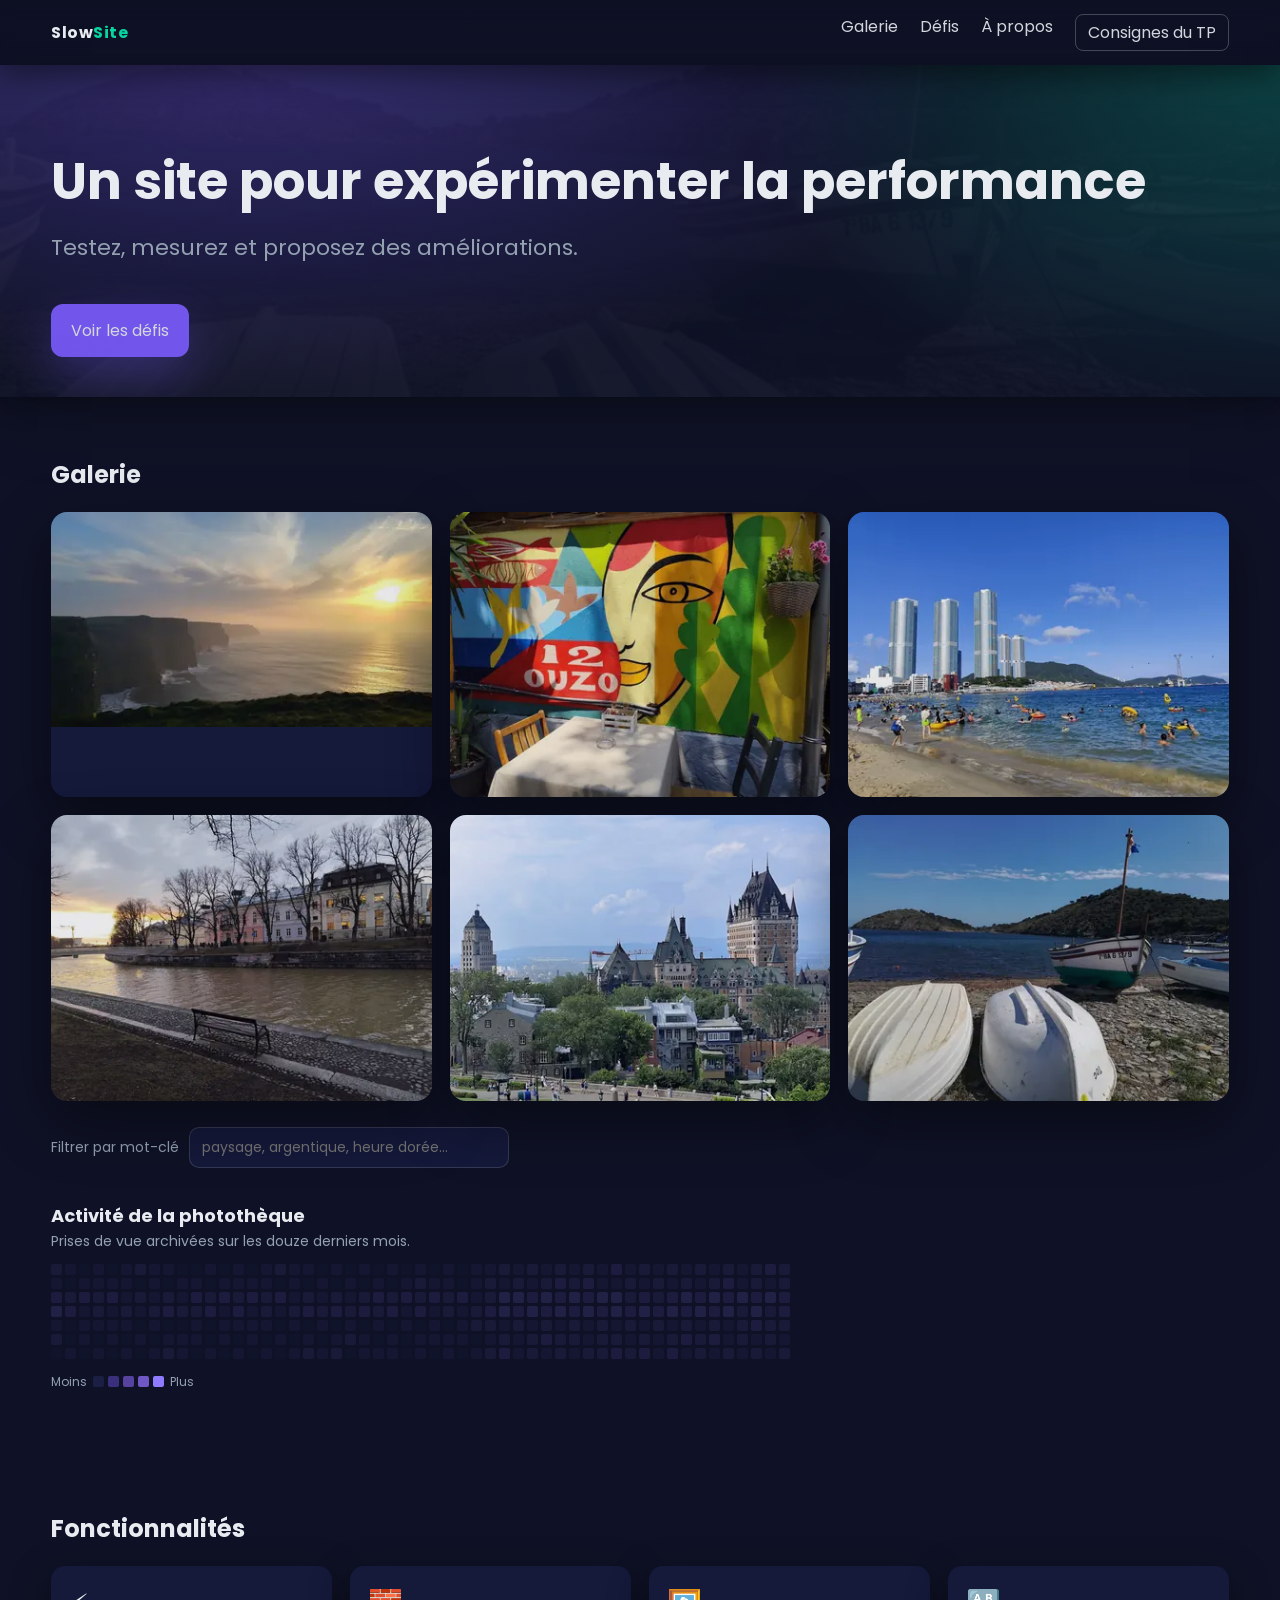
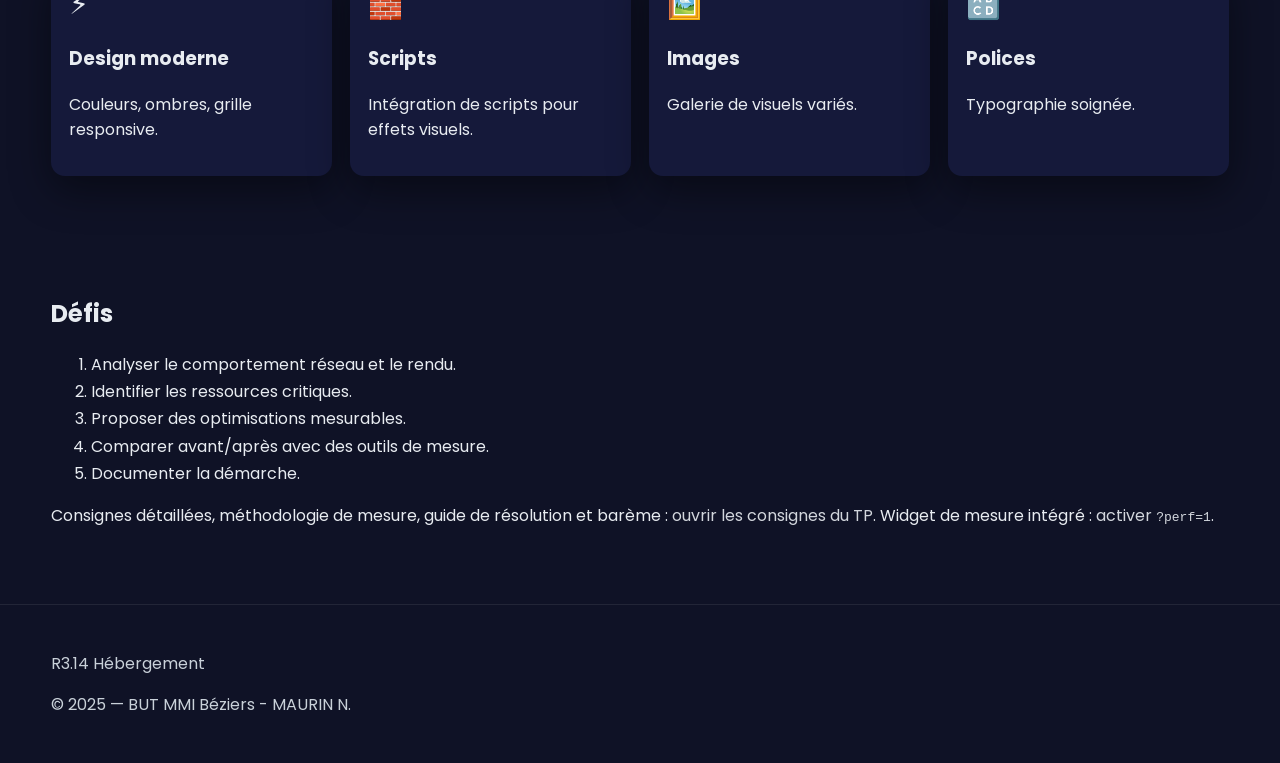
<file: index.html>
<!DOCTYPE html>
<html lang="fr">
  <head>
    <meta charset="utf-8" />
    <meta name="viewport" content="width=device-width, initial-scale=1" />
    <title>Site non optimisé...</title>

    <link rel="icon" type="image/png" href="img/favicon.png" />
    <link rel="preconnect" href="https://fonts.googleapis.com">
    <link rel="preconnect" href="https://fonts.gstatic.com" crossorigin>
    <link rel="stylesheet" href="https://fonts.googleapis.com/css2?family=Poppins:wght@400;600&display=swap">
    <link rel="stylesheet" href="css/styles.css" />

    <script src="js/app.js" defer></script>

    <!-- ===== Infrastructure du TP : hors exercice =====================
         Le bouton « Consignes » et sa fenêtre ne font pas partie du site à
         optimiser. Inutile de les analyser, les optimiser ou les supprimer.
         Volontairement en ligne : aucune requête supplémentaire, et rien ne
         casse quand vous réécrivez css/styles.css ou js/app.js.
         ================================================================ -->
    <style>
      .tp-link{border:1px solid rgba(255,255,255,.25);border-radius:8px;padding:5px 12px}
      .tp-link:hover{background:rgba(255,255,255,.08)}
      /* Cette entrée de menu supplémentaire fait déborder la barre sur petit
         écran : on autorise le retour à la ligne. */
      @media (max-width:640px){
        .menu{flex-wrap:wrap;justify-content:flex-end;gap:8px 14px}
      }
      #tp-modal{width:min(1000px,94vw);height:min(86vh,900px);padding:0;border:0;
        border-radius:14px;background:#0f1226;color:#E8ECF1;overflow:hidden}
      #tp-modal::backdrop{background:rgba(4,6,18,.72)}
      .tp-modal-bar{display:flex;align-items:center;justify-content:space-between;
        gap:12px;padding:10px 14px;border-bottom:1px solid rgba(255,255,255,.12);
        font:600 15px/1.3 system-ui,Segoe UI,Roboto,Arial,sans-serif}
      .tp-modal-bar button{background:transparent;color:#E8ECF1;cursor:pointer;
        border:1px solid rgba(255,255,255,.25);border-radius:8px;padding:5px 11px;font:inherit}
      .tp-modal-bar button:hover{background:rgba(255,255,255,.1)}
      #tp-modal iframe{display:block;width:100%;height:calc(100% - 45px);border:0}
    </style>
  </head>
  <body>
    <div class="topbar">
      <div class="container nav">
        <div class="logo">Slow<span>Site</span></div>
        <div class="menu">
          <a href="#galerie">Galerie</a>
          <a href="#defis">Défis</a>
          <a href="#apropos">À propos</a>
          <a class="tp-link js-consignes" href="consignes.html">Consignes du TP</a>
        </div>
      </div>
    </div>

    <div class="hero">
      <div class="container hero-inner">
        <div class="hero-text">
          <h1>Un site pour expérimenter la performance</h1>
          <p>Testez, mesurez et proposez des améliorations.</p>
          <a class="cta" href="#defis">Voir les défis</a>
        </div>
      </div>
    </div>

    <div id="galerie" class="section gallery">
      <div class="container">
        <h2>Galerie</h2>
        <div class="grid">
          <div class="card" data-mots="paysage montagne aube brume grand angle">
            <a href="img1.html"><img src="img/img1-400.webp"
            srcset="img/img1-400.webp 400w, img/img1-800.webp 800w"
            sizes="(max-width:560px) 92vw, (max-width:900px) 46vw, (max-width:1304px) 31vw, 388px"
            alt="Image 1" width="400" height="226" fetchpriority="high" /></a>
          </div>
          <div class="card" data-mots="architecture ville façade contraste élevé">
            <a href="img2.html"><img src="img/img2-400.webp"
            srcset="img/img2-400.webp 400w, img/img2-800.webp 800w"
            sizes="(max-width:560px) 92vw, (max-width:900px) 46vw, (max-width:1304px) 31vw, 388px"
            alt="Image 2" width="400" height="300" /></a>
          </div>
          <div class="card" data-mots="portrait studio clair-obscur noir profond">
            <a href="img3.html"><img src="img/img3-400.webp"
            srcset="img/img3-400.webp 400w, img/img3-800.webp 800w"
            sizes="(max-width:560px) 92vw, (max-width:900px) 46vw, (max-width:1304px) 31vw, 388px"
            alt="Image 3" width="400" height="300" /></a>
          </div>
          <div class="card" data-mots="littoral falaise heure dorée pose longue">
            <a href="img4.html"><img src="img/img4-400.webp"
            srcset="img/img4-400.webp 400w, img/img4-800.webp 800w"
            sizes="(max-width:560px) 92vw, (max-width:900px) 46vw, (max-width:1304px) 31vw, 388px"
            alt="Image 4" width="400" height="300" loading="lazy" decoding="async" /></a>
          </div>
          <div class="card" data-mots="photo de rue ruelle silhouette monochrome">
            <a href="img5.html"><img src="img/img5-400.webp"
            srcset="img/img5-400.webp 400w, img/img5-800.webp 800w"
            sizes="(max-width:560px) 92vw, (max-width:900px) 46vw, (max-width:1304px) 31vw, 388px"
            alt="Image 5" width="400" height="300" loading="lazy" decoding="async" /></a>
          </div>
          <div class="card" data-mots="forêt sentier lumière rasante macro">
            <a href="img6.html"><img src="img/img6-400.webp"
            srcset="img/img6-400.webp 400w, img/img6-800.webp 800w"
            sizes="(max-width:560px) 92vw, (max-width:900px) 46vw, (max-width:1304px) 31vw, 388px"
            alt="Image 6" width="400" height="300" loading="lazy" decoding="async" /></a>
          </div>
        </div>
        <div class="gallery-filter">
          <label for="q">Filtrer par mot-clé</label>
          <input id="q" type="search" list="motscles" autocomplete="off"
                 placeholder="paysage, argentique, heure dorée…" />
          <datalist id="motscles"></datalist>
          <p id="filter-info" class="filter-info"></p>
        </div>

        <div class="activity">
          <h3 class="activity-title">Activité de la photothèque</h3>
          <p class="activity-sub">Prises de vue archivées sur les douze derniers mois.</p>
          <div class="activity-scroll">
            <div id="calendrier" class="calendar"></div>
          </div>
          <p class="activity-legend">
            <span>Moins</span>
            <i class="lvl lvl-0"></i><i class="lvl lvl-1"></i><i class="lvl lvl-2"></i><i class="lvl lvl-3"></i><i class="lvl lvl-4"></i>
            <span>Plus</span>
          </p>
        </div>
      </div>
    </div>

    <div id="apropos" class="section features">
      <div class="container">
        <h2>Fonctionnalités</h2>
        <div class="features-grid">
          <div class="feature">
            <div class="icon">⚡</div>
            <h3>Design moderne</h3>
            <p>Couleurs, ombres, grille responsive.</p>
          </div>
          <div class="feature">
            <div class="icon">🧱</div>
            <h3>Scripts</h3>
            <p>Intégration de scripts pour effets visuels.</p>
          </div>
          <div class="feature">
            <div class="icon">🖼️</div>
            <h3>Images</h3>
            <p>Galerie de visuels variés.</p>
          </div>
          <div class="feature">
            <div class="icon">🔠</div>
            <h3>Polices</h3>
            <p>Typographie soignée.</p>
          </div>
        </div>
      </div>
    </div>

    <div id="defis" class="section challenges">
      <div class="container">
        <h2>Défis</h2>
        <ol>
          <li>Analyser le comportement réseau et le rendu.</li>
          <li>Identifier les ressources critiques.</li>
          <li>Proposer des optimisations mesurables.</li>
          <li>Comparer avant/après avec des outils de mesure.</li>
          <li>Documenter la démarche.</li>
        </ol>
        <p>
          Consignes détaillées, méthodologie de mesure, guide de résolution et
          barème : <a class="js-consignes" href="consignes.html">ouvrir les
          consignes du TP</a>. Widget de mesure intégré :
          <a href="?perf=1">activer <code>?perf=1</code></a>.
        </p>
      </div>
    </div>

    <div class="footer">
      <div class="container">
        <p>R3.14 Hébergement</p>
        <p>© 2025 — BUT MMI Béziers - MAURIN N.</p>
      </div>
    </div>

    <!-- ===== Infrastructure du TP : hors exercice ===================== -->
    <dialog id="tp-modal" aria-labelledby="tp-modal-titre">
      <div class="tp-modal-bar">
        <span id="tp-modal-titre">Consignes du TP</span>
        <span>
          <a class="tp-link" href="consignes.html" target="_blank" rel="noopener">Ouvrir dans un onglet</a>
          <button type="button" data-tp-close>Fermer</button>
        </span>
      </div>
      <iframe title="Consignes du TP" data-src="consignes.html"></iframe>
    </dialog>

    <script>
      /* Ouvre les consignes en fenêtre modale. Sans JavaScript, ou si
         <dialog> n'est pas supporté, les liens naviguent normalement vers
         consignes.html : le contenu reste accessible dans tous les cas.
         L'iframe n'est chargée qu'à la première ouverture, pour ne rien
         ajouter au chargement de la page mesurée. */
      (function () {
        var modal = document.getElementById('tp-modal');
        var liens = document.querySelectorAll('.js-consignes');
        if (!modal || !liens.length || typeof modal.showModal !== 'function') return;

        var frame = modal.querySelector('iframe');
        for (var i = 0; i < liens.length; i++) {
          liens[i].addEventListener('click', function (e) {
            e.preventDefault();
            if (!frame.getAttribute('src')) {
              frame.setAttribute('src', frame.dataset.src);
            }
            modal.showModal();
          });
        }
        modal.querySelector('[data-tp-close]').addEventListener('click', function () {
          modal.close();
        });
        // Échap ne remonte pas d'une iframe vers le <dialog> parent : on
        // écoute donc aussi dans le document embarqué (même origine).
        frame.addEventListener('load', function () {
          try {
            frame.contentDocument.addEventListener('keydown', function (e) {
              if (e.key === 'Escape') modal.close();
            });
          } catch (err) { /* origine différente : la touche Échap n'agira pas */ }
        });
        // Clic sur le fond sombre : la cible est alors le <dialog> lui-même.
        modal.addEventListener('click', function (e) {
          if (e.target === modal) modal.close();
        });
      })();
      /* ================================================================ */

      if (new URLSearchParams(location.search).has('perf')) {
        var s = document.createElement('script');
        s.src = 'js/metrics.js';
        s.defer = true;
        document.head.appendChild(s);
      }
    </script>
  </body>
</html>
</file>
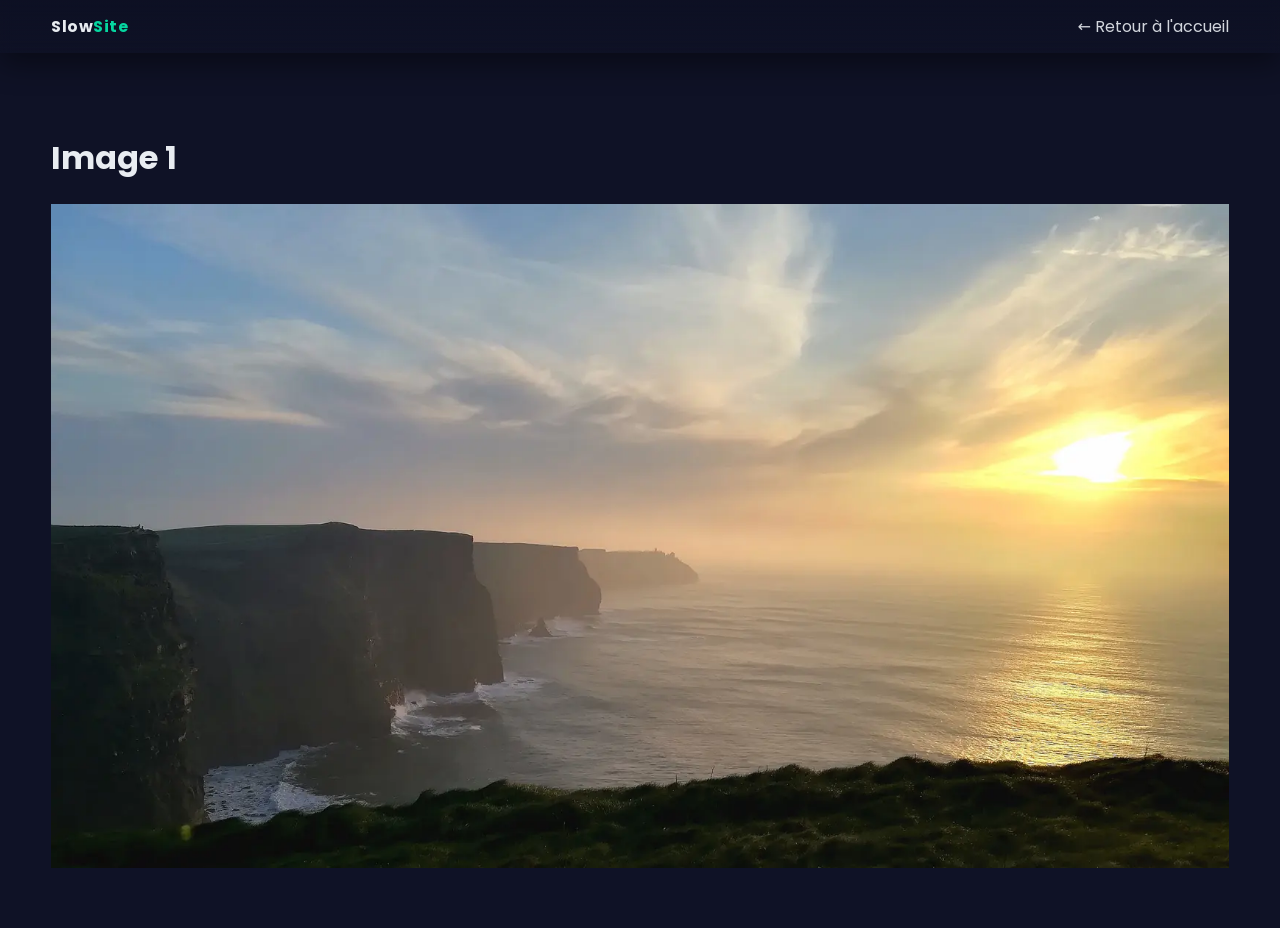
<file: img1.html>
<!DOCTYPE html>
<html lang="fr">
<head>
  <meta charset="utf-8" />
  <meta name="viewport" content="width=device-width, initial-scale=1" />
  <title>Image 1</title>
  <link rel="icon" type="image/png" href="img/favicon.png">
  <link rel="preconnect" href="https://fonts.googleapis.com">
  <link rel="preconnect" href="https://fonts.gstatic.com" crossorigin>
  <link rel="stylesheet" href="https://fonts.googleapis.com/css2?family=Poppins:wght@400;600&display=swap">
  <link rel="stylesheet" href="css/styles.css">
</head>
<body>
  <div class="topbar"><div class="container nav"><div class="logo">Slow<span>Site</span></div><div class="menu"><a href="index.html">← Retour à l'accueil</a></div></div></div>
  <div class="section image-page"><div class="container">
    <h1>Image 1</h1>
    <div class="image-wrapper"><img src="img/img1-1600.webp" srcset="img/img1-800.webp 800w, img/img1-1600.webp 1600w" sizes="(max-width:1200px) 92vw, 1200px" alt="Image 1" fetchpriority="high" width="1600" height="903"></div>
  </div></div>
  <script>
    if (new URLSearchParams(location.search).has('perf')) {
      var s = document.createElement('script');
      s.src = 'js/metrics.js'; s.defer = true; document.head.appendChild(s);
    }
  </script>
</body>
</html>
</file>
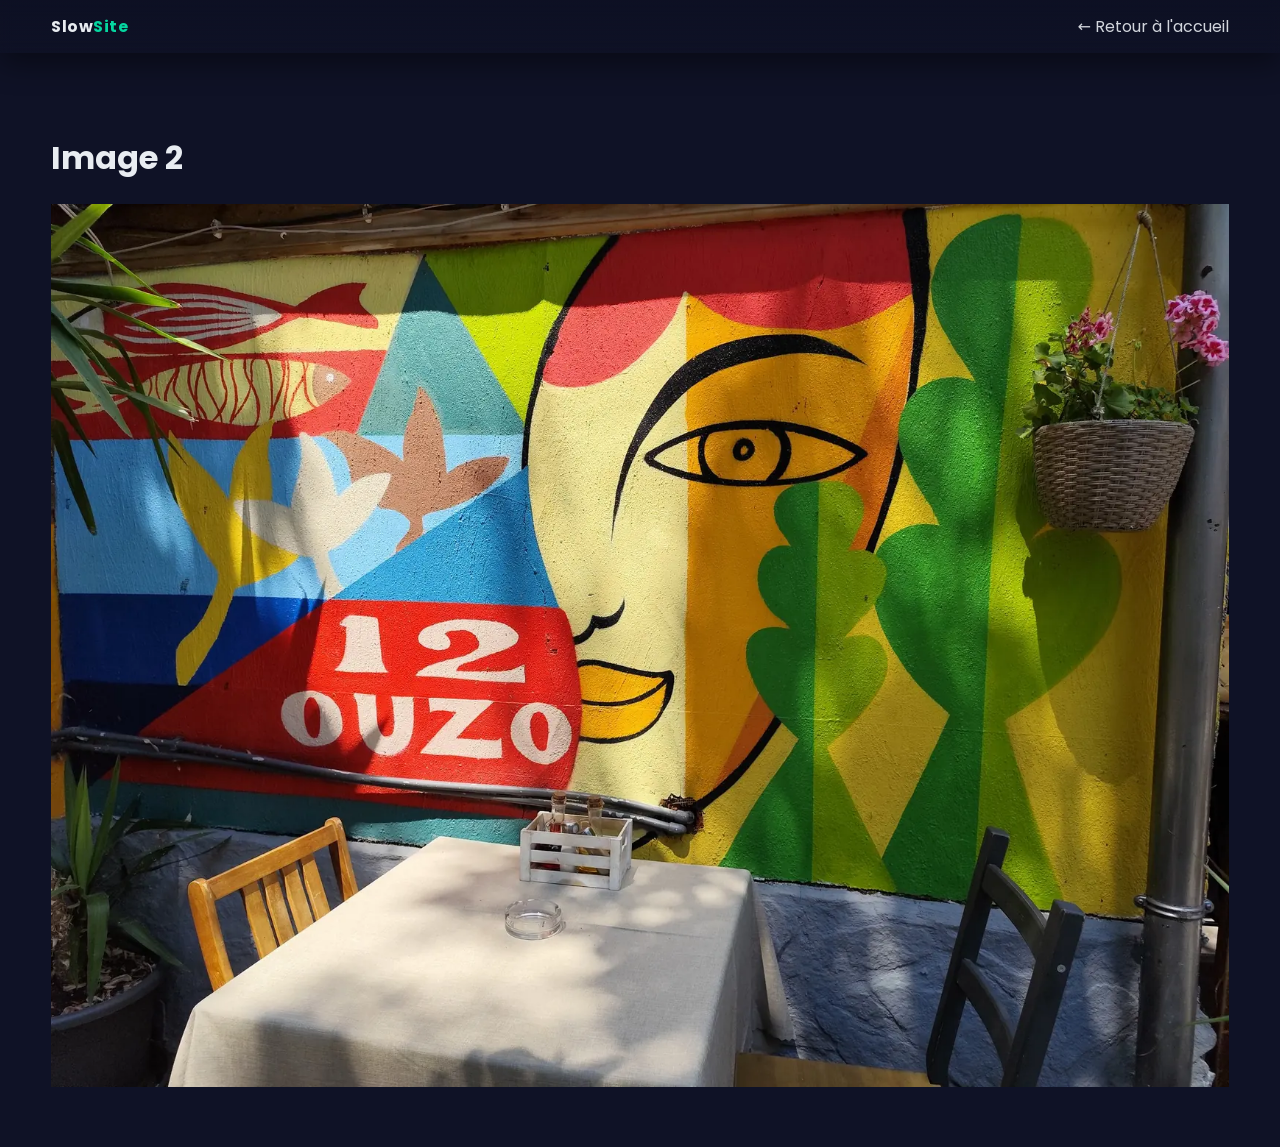
<file: img2.html>
<!DOCTYPE html>
<html lang="fr">
<head>
  <meta charset="utf-8" />
  <meta name="viewport" content="width=device-width, initial-scale=1" />
  <title>Image 2</title>
  <link rel="icon" type="image/png" href="img/favicon.png">
  <link rel="preconnect" href="https://fonts.googleapis.com">
  <link rel="preconnect" href="https://fonts.gstatic.com" crossorigin>
  <link rel="stylesheet" href="https://fonts.googleapis.com/css2?family=Poppins:wght@400;600&display=swap">
  <link rel="stylesheet" href="css/styles.css">
</head>
<body>
  <div class="topbar"><div class="container nav"><div class="logo">Slow<span>Site</span></div><div class="menu"><a href="index.html">← Retour à l'accueil</a></div></div></div>
  <div class="section image-page"><div class="container">
    <h1>Image 2</h1>
    <div class="image-wrapper"><img src="img/img2-1600.webp" srcset="img/img2-800.webp 800w, img/img2-1600.webp 1600w" sizes="(max-width:1200px) 92vw, 1200px" alt="Image 2" fetchpriority="high" width="1600" height="1200"></div>
  </div></div>
  <script>
    if (new URLSearchParams(location.search).has('perf')) {
      var s = document.createElement('script');
      s.src = 'js/metrics.js'; s.defer = true; document.head.appendChild(s);
    }
  </script>
</body>
</html>
</file>
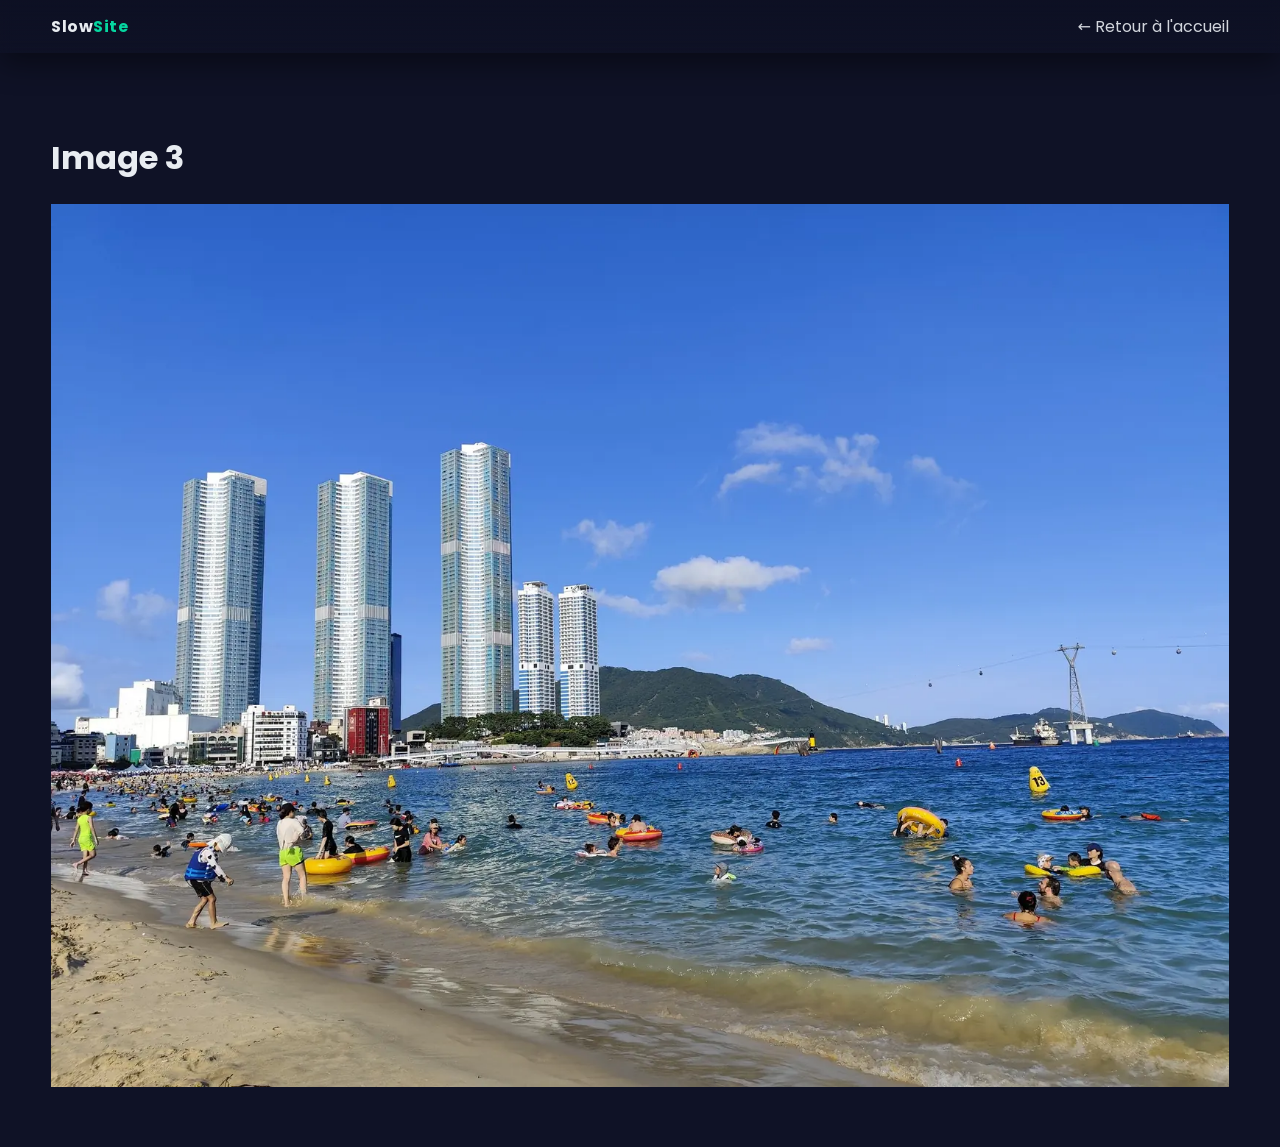
<file: img3.html>
<!DOCTYPE html>
<html lang="fr">
<head>
  <meta charset="utf-8" />
  <meta name="viewport" content="width=device-width, initial-scale=1" />
  <title>Image 3</title>
  <link rel="icon" type="image/png" href="img/favicon.png">
  <link rel="preconnect" href="https://fonts.googleapis.com">
  <link rel="preconnect" href="https://fonts.gstatic.com" crossorigin>
  <link rel="stylesheet" href="https://fonts.googleapis.com/css2?family=Poppins:wght@400;600&display=swap">
  <link rel="stylesheet" href="css/styles.css">
</head>
<body>
  <div class="topbar"><div class="container nav"><div class="logo">Slow<span>Site</span></div><div class="menu"><a href="index.html">← Retour à l'accueil</a></div></div></div>
  <div class="section image-page"><div class="container">
    <h1>Image 3</h1>
    <div class="image-wrapper"><img src="img/img3-1600.webp" srcset="img/img3-800.webp 800w, img/img3-1600.webp 1600w" sizes="(max-width:1200px) 92vw, 1200px" alt="Image 3" fetchpriority="high" width="1600" height="1200"></div>
  </div></div>
  <script>
    if (new URLSearchParams(location.search).has('perf')) {
      var s = document.createElement('script');
      s.src = 'js/metrics.js'; s.defer = true; document.head.appendChild(s);
    }
  </script>
</body>
</html>
</file>
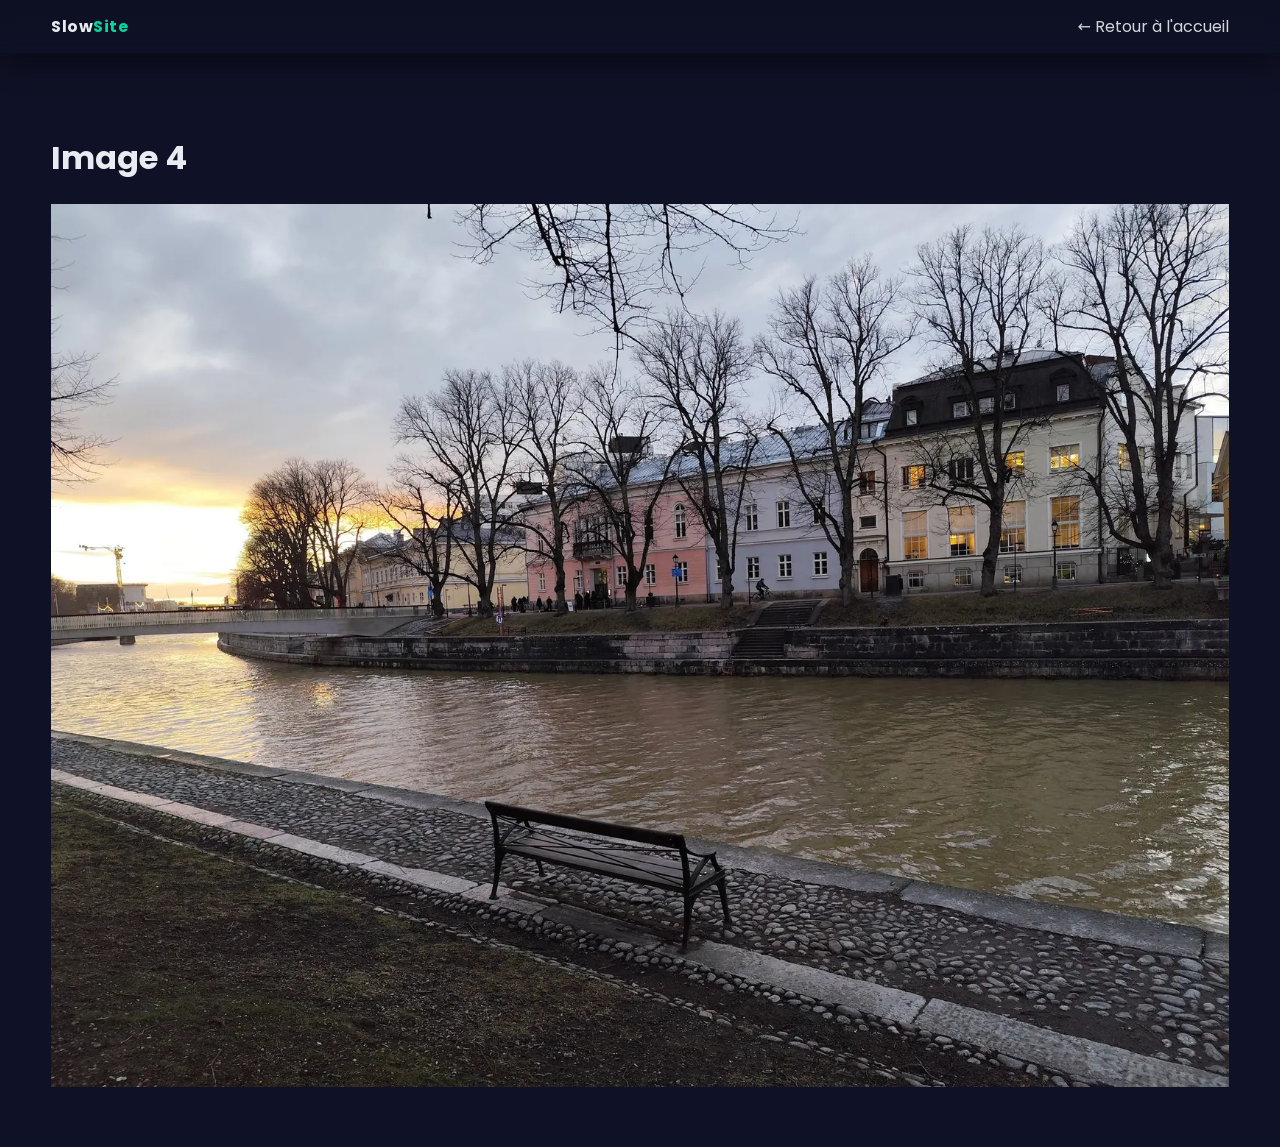
<file: img4.html>
<!DOCTYPE html>
<html lang="fr">
<head>
  <meta charset="utf-8" />
  <meta name="viewport" content="width=device-width, initial-scale=1" />
  <title>Image 4</title>
  <link rel="icon" type="image/png" href="img/favicon.png">
  <link rel="preconnect" href="https://fonts.googleapis.com">
  <link rel="preconnect" href="https://fonts.gstatic.com" crossorigin>
  <link rel="stylesheet" href="https://fonts.googleapis.com/css2?family=Poppins:wght@400;600&display=swap">
  <link rel="stylesheet" href="css/styles.css">
</head>
<body>
  <div class="topbar"><div class="container nav"><div class="logo">Slow<span>Site</span></div><div class="menu"><a href="index.html">← Retour à l'accueil</a></div></div></div>
  <div class="section image-page"><div class="container">
    <h1>Image 4</h1>
    <div class="image-wrapper"><img src="img/img4-1600.webp" srcset="img/img4-800.webp 800w, img/img4-1600.webp 1600w" sizes="(max-width:1200px) 92vw, 1200px" alt="Image 4" fetchpriority="high" width="1600" height="1200"></div>
  </div></div>
  <script>
    if (new URLSearchParams(location.search).has('perf')) {
      var s = document.createElement('script');
      s.src = 'js/metrics.js'; s.defer = true; document.head.appendChild(s);
    }
  </script>
</body>
</html>
</file>
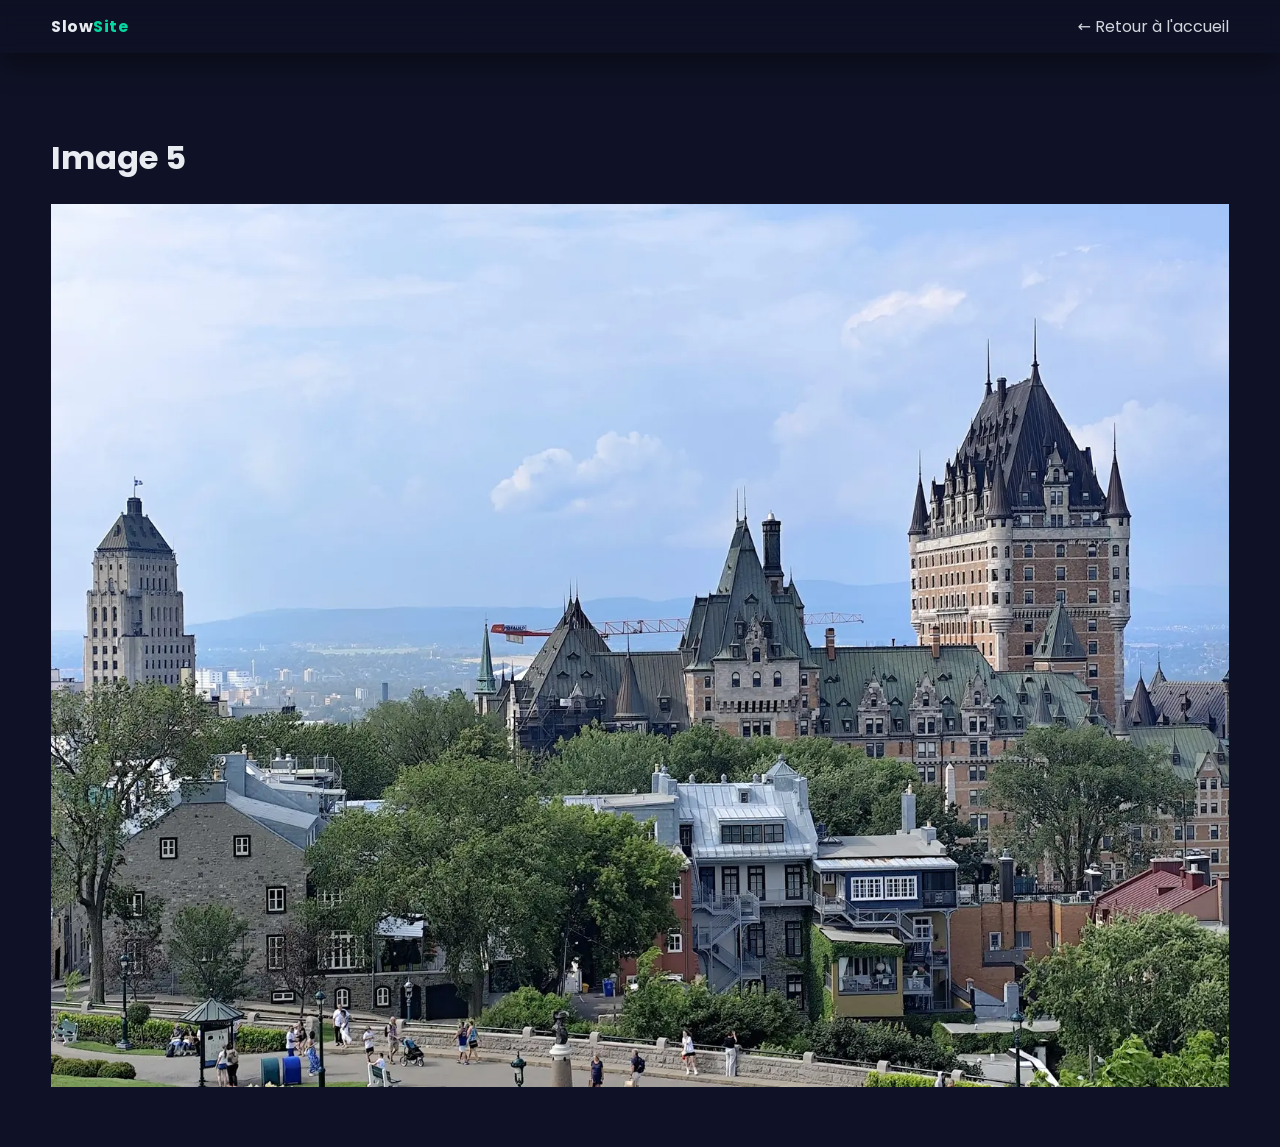
<file: img5.html>
<!DOCTYPE html>
<html lang="fr">
<head>
  <meta charset="utf-8" />
  <meta name="viewport" content="width=device-width, initial-scale=1" />
  <title>Image 5</title>
  <link rel="icon" type="image/png" href="img/favicon.png">
  <link rel="preconnect" href="https://fonts.googleapis.com">
  <link rel="preconnect" href="https://fonts.gstatic.com" crossorigin>
  <link rel="stylesheet" href="https://fonts.googleapis.com/css2?family=Poppins:wght@400;600&display=swap">
  <link rel="stylesheet" href="css/styles.css">
</head>
<body>
  <div class="topbar"><div class="container nav"><div class="logo">Slow<span>Site</span></div><div class="menu"><a href="index.html">← Retour à l'accueil</a></div></div></div>
  <div class="section image-page"><div class="container">
    <h1>Image 5</h1>
    <div class="image-wrapper"><img src="img/img5-1600.webp" srcset="img/img5-800.webp 800w, img/img5-1600.webp 1600w" sizes="(max-width:1200px) 92vw, 1200px" alt="Image 5" fetchpriority="high" width="1600" height="1200"></div>
  </div></div>
  <script>
    if (new URLSearchParams(location.search).has('perf')) {
      var s = document.createElement('script');
      s.src = 'js/metrics.js'; s.defer = true; document.head.appendChild(s);
    }
  </script>
</body>
</html>
</file>
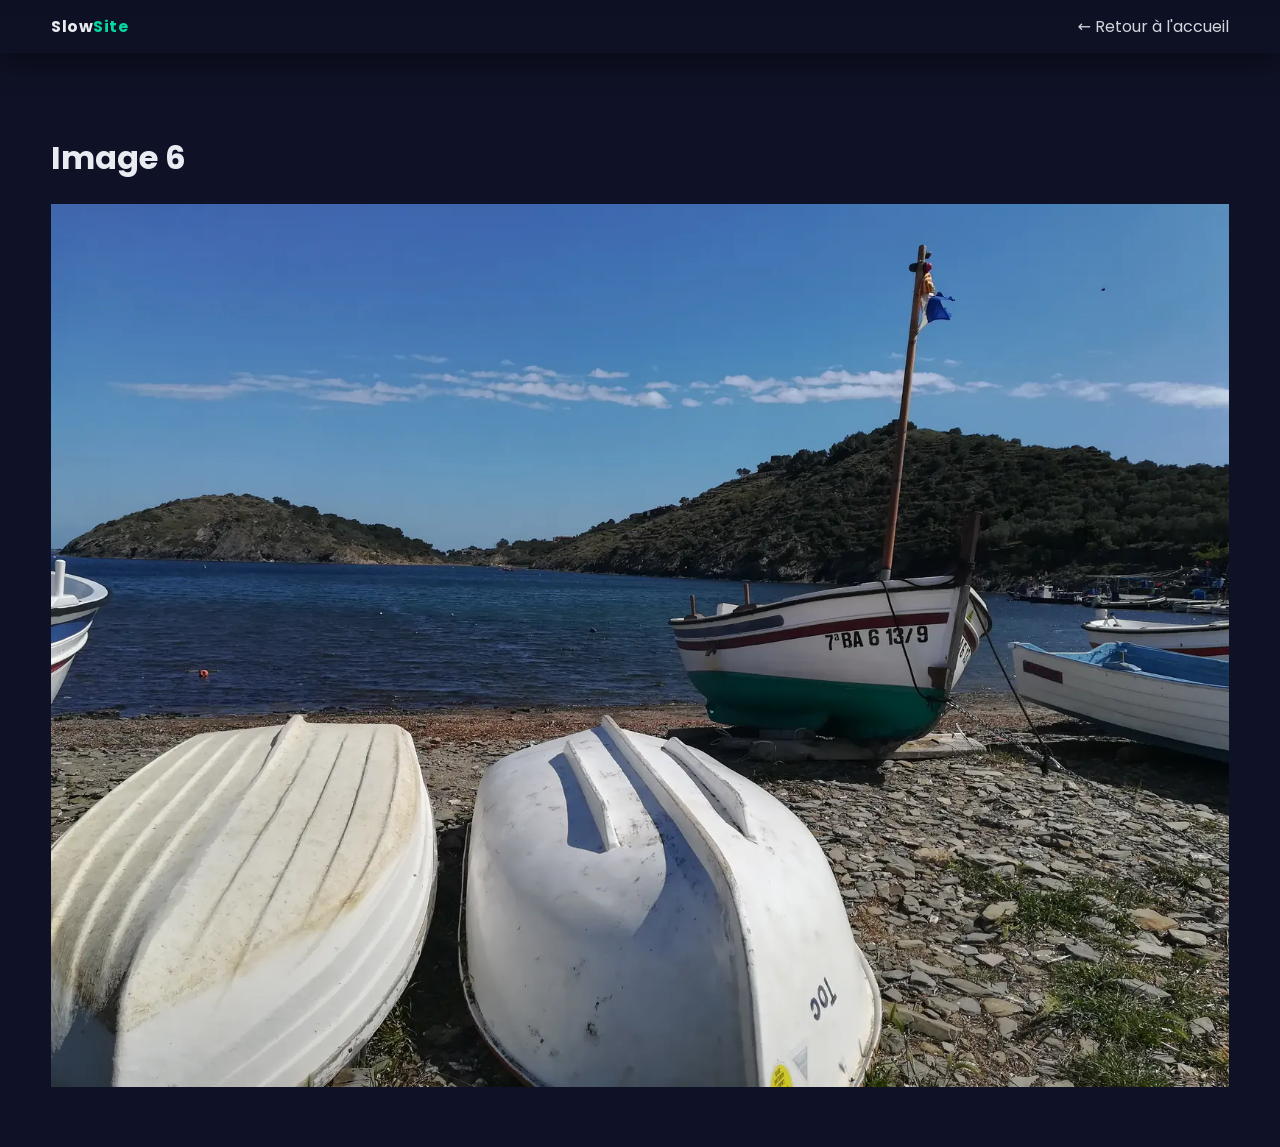
<file: img6.html>
<!DOCTYPE html>
<html lang="fr">
<head>
  <meta charset="utf-8" />
  <meta name="viewport" content="width=device-width, initial-scale=1" />
  <title>Image 6</title>
  <link rel="icon" type="image/png" href="img/favicon.png">
  <link rel="preconnect" href="https://fonts.googleapis.com">
  <link rel="preconnect" href="https://fonts.gstatic.com" crossorigin>
  <link rel="stylesheet" href="https://fonts.googleapis.com/css2?family=Poppins:wght@400;600&display=swap">
  <link rel="stylesheet" href="css/styles.css">
</head>
<body>
  <div class="topbar"><div class="container nav"><div class="logo">Slow<span>Site</span></div><div class="menu"><a href="index.html">← Retour à l'accueil</a></div></div></div>
  <div class="section image-page"><div class="container">
    <h1>Image 6</h1>
    <div class="image-wrapper"><img src="img/img6-1600.webp" srcset="img/img6-800.webp 800w, img/img6-1600.webp 1600w" sizes="(max-width:1200px) 92vw, 1200px" alt="Image 6" fetchpriority="high" width="1600" height="1200"></div>
  </div></div>
  <script>
    if (new URLSearchParams(location.search).has('perf')) {
      var s = document.createElement('script');
      s.src = 'js/metrics.js'; s.defer = true; document.head.appendChild(s);
    }
  </script>
</body>
</html>
</file>
<file: css/styles.css>
:root{--bg:#0f1226;--fg:#E8ECF1;--muted:#93A1B1;--primary:#7C5CFF;--accent:#06D6A0;--card:#15193A;--shadow:rgba(0,0,0,0.45);--lvl0:#1b1f44;--lvl1:#3a2f7a;--lvl2:#55439f;--lvl3:#6f57c6;--lvl4:#8f7bff}
*{box-sizing:border-box}
html,body{margin:0;padding:0;background:var(--bg);color:var(--fg);font-family:'Poppins',system-ui,Segoe UI,Roboto,Arial,sans-serif}
.container{width:min(1200px,92%);margin:0 auto}
a{color:var(--fg);text-decoration:none;opacity:.9}a:hover{opacity:1}
.topbar{position:sticky;top:0;backdrop-filter:blur(6px);background:linear-gradient(180deg,rgba(13,16,35,.8),rgba(13,16,35,.2));z-index:10;box-shadow:0 10px 30px var(--shadow)}
.nav{display:flex;align-items:center;justify-content:space-between;padding:14px 0}
.logo{font-weight:700;letter-spacing:.5px}.logo span{color:var(--accent)}.menu{display:flex;gap:22px}
.hero{position:relative;overflow:hidden;padding:90px 0 40px;background:radial-gradient(1200px 600px at 20% -10%, rgba(124,92,255,.35), transparent 60%), radial-gradient(900px 600px at 100% 0%, rgba(6,214,160,.25), transparent 60%);box-shadow:0 2px 4px rgba(0,0,0,.14),0 8px 24px rgba(0,0,0,.22),0 24px 60px rgba(0,0,0,.18)}
.hero::before{content:"";position:absolute;inset:0;background:url('../img/hero-bg.webp') center / cover no-repeat;opacity:.04;pointer-events:none}
.hero-inner{position:relative;z-index:1;display:grid;grid-template-columns:1fr;gap:28px}
.hero h1{font-size:clamp(28px,4vw,56px);line-height:1.05;margin:0 0 10px}
.hero p{font-size:clamp(16px,1.8vw,22px);color:var(--muted)}
.highlight{color:var(--accent)}
.cta{display:inline-block;margin-top:18px;background:var(--primary);padding:14px 20px;border-radius:12px;box-shadow:0 20px 50px rgba(124,92,255,.35);transition:transform .2s ease, box-shadow .2s ease}
.cta:hover{transform:translateY(-2px);box-shadow:0 28px 60px rgba(124,92,255,.45)}
.section{padding:60px 0}.section h2{margin:0 0 20px}
.gallery .grid{display:grid;grid-template-columns:repeat(3,1fr);gap:18px}
.card{background:var(--card);border-radius:16px;overflow:hidden;box-shadow:0 20px 60px var(--shadow);transform:translateY(24px);transition:transform .35s ease}
.card.visible{transform:translateY(0)}
.card img{display:block;width:100%;height:auto;opacity:0;transition:opacity .6s ease}
.card img.loaded{opacity:1}
.features-grid{display:grid;grid-template-columns:repeat(4,1fr);gap:18px}
.feature{background:var(--card);padding:18px;border-radius:14px;box-shadow:0 14px 40px var(--shadow)}
.feature .icon{font-size:28px}
.challenges ol{line-height:1.7}
.footer{padding:30px 0;border-top:1px solid rgba(255,255,255,.08);color:#c9d1d9}
@media (max-width:900px){.features-grid{grid-template-columns:repeat(2,1fr)}.gallery .grid{grid-template-columns:repeat(2,1fr)}}
@media (max-width:560px){.features-grid{grid-template-columns:1fr}.gallery .grid{grid-template-columns:1fr}}

/* Pages de détail : l'image ne dépasse jamais son conteneur */
.image-wrapper img{display:block;max-width:100%;height:auto}

/* --- Filtrage de la galerie --- */
.gallery-filter{display:flex;align-items:center;flex-wrap:wrap;gap:10px;margin-top:26px}
.gallery-filter label{color:var(--muted);font-size:14px}
.gallery-filter input{background:var(--card);color:var(--fg);border:1px solid rgba(255,255,255,.14);border-radius:10px;padding:9px 12px;min-width:min(320px,100%);font:inherit;font-size:14px}
.gallery-filter input:focus{outline:2px solid var(--primary);outline-offset:1px}
.filter-info{margin:0;color:var(--muted);font-size:13px}

/* --- Calendrier d'activité --- */
.activity{margin-top:34px}
.activity-title{margin:0 0 2px;font-size:18px}
.activity-sub{margin:0 0 12px;color:var(--muted);font-size:14px}
.activity-scroll{overflow-x:auto;padding-bottom:4px}
.calendar{display:grid;grid-auto-flow:column;grid-template-rows:repeat(7,11px);grid-auto-columns:11px;gap:3px;width:max-content}
.cal-day{border-radius:2px;background:var(--lvl0);transition:opacity .25s linear}
.cal-day[data-n="1"]{background:var(--lvl1)}
.cal-day[data-n="2"]{background:var(--lvl2)}
.cal-day[data-n="3"]{background:var(--lvl3)}
.cal-day[data-n="4"]{background:var(--lvl4)}
.activity-legend{display:flex;align-items:center;gap:4px;margin:10px 0 0;color:var(--muted);font-size:12px}
.activity-legend .lvl{width:11px;height:11px;border-radius:2px;display:inline-block}
.activity-legend .lvl-0{background:var(--lvl0)}.activity-legend .lvl-1{background:var(--lvl1)}
.activity-legend .lvl-2{background:var(--lvl2)}.activity-legend .lvl-3{background:var(--lvl3)}
.activity-legend .lvl-4{background:var(--lvl4)}
.activity-legend span:first-child{margin-right:2px}
.activity-legend span:last-child{margin-left:2px}

.cal-day:nth-child(7n+1){opacity:var(--o0,1)}
.cal-day:nth-child(7n+2){opacity:var(--o1,1)}
.cal-day:nth-child(7n+3){opacity:var(--o2,1)}
.cal-day:nth-child(7n+4){opacity:var(--o3,1)}
.cal-day:nth-child(7n+5){opacity:var(--o4,1)}
.cal-day:nth-child(7n+6){opacity:var(--o5,1)}
.cal-day:nth-child(7n){opacity:var(--o6,1)}
</file>
